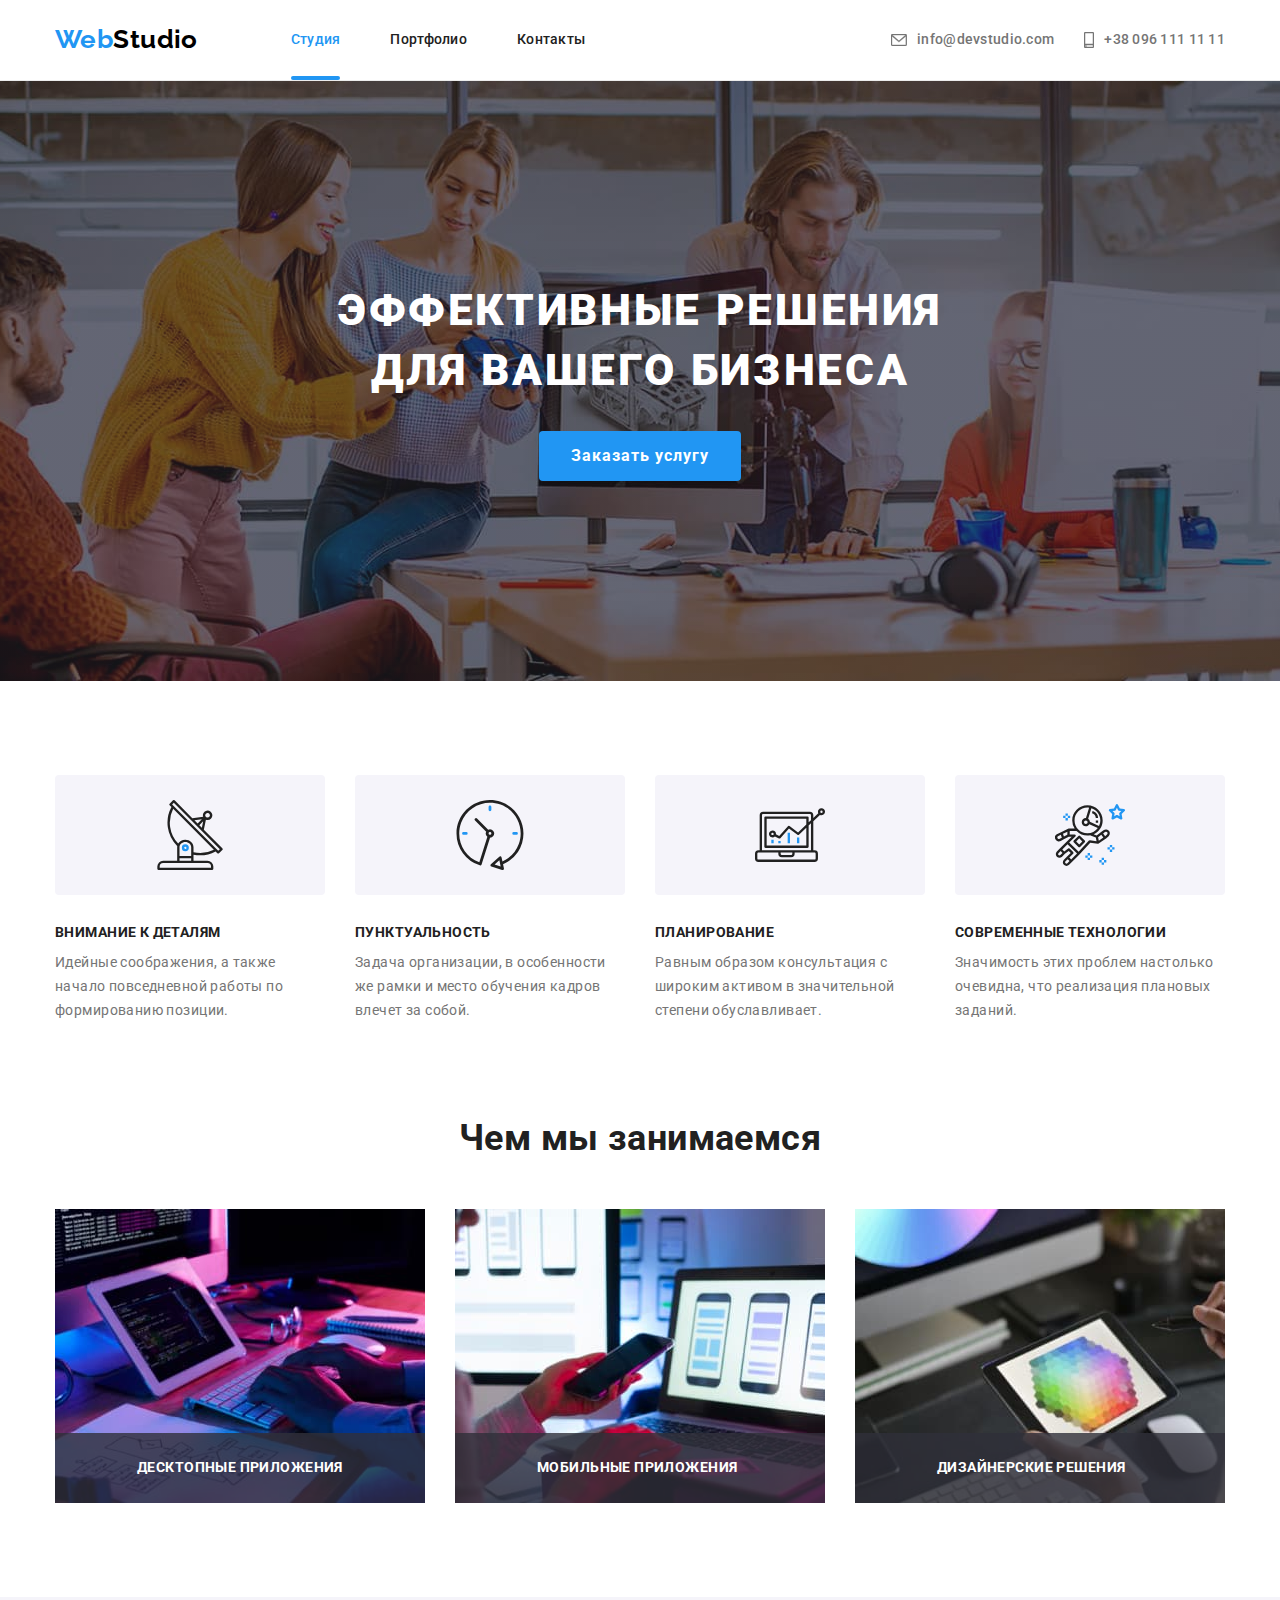
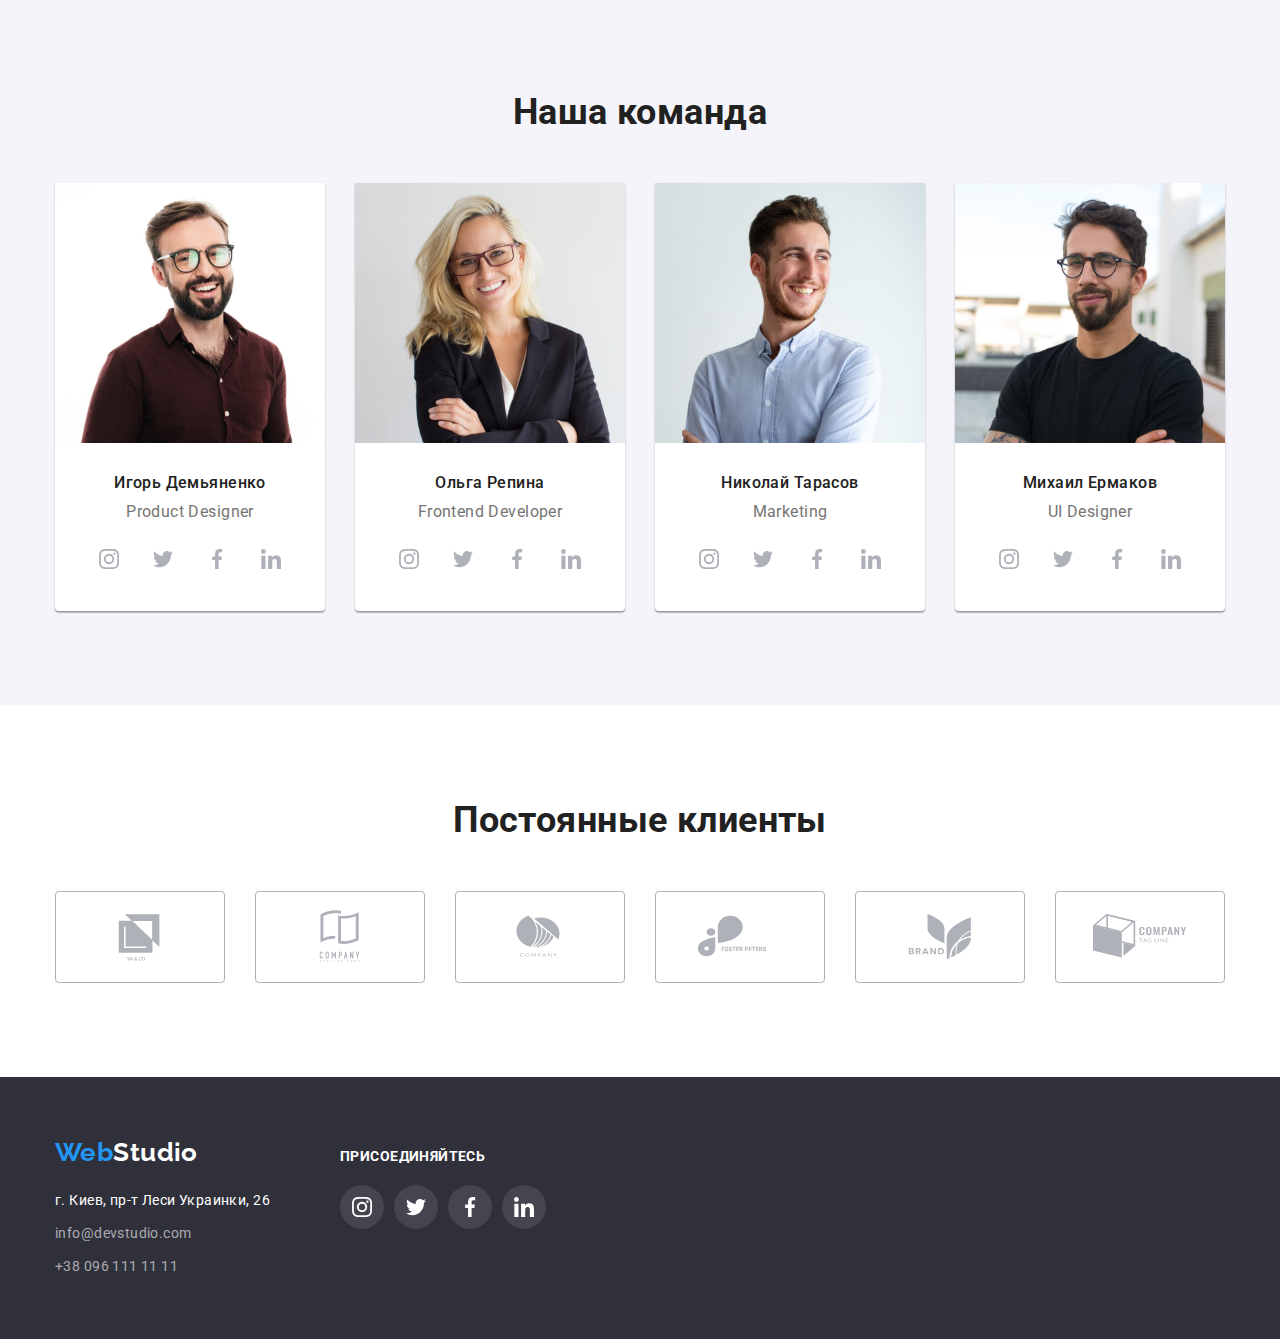
<file: index.html>
<!DOCTYPE html>
<html lang="ru">
  <head>
    <meta charset="UTF-8" />
    <meta http-equiv="X-UA-Compatible" content="IE=edge" />
    <meta name="viewport" content="width=device-width, initial-scale=1.0" />
    <title>Web-Studio</title>
    <link rel="preconnect" href="https://fonts.gstatic.com" />
    <link
      href="https://fonts.googleapis.com/css2?family=Raleway:wght@700&family=Roboto:wght@400;500;700;900&display=swap"
      rel="stylesheet"
    />
    <link
      rel="stylesheet"
      href="https://cdnjs.cloudflare.com/ajax/libs/modern-normalize/1.0.0/modern-normalize.css"
    />
    <link rel="stylesheet" href="./css/styles.css" />
  </head>

  <body>
    <header class="header-backgroud page-header">
      <div class="container">
        <nav class="nav">
          <a class="link-logo logo-accent logo" href="web-studio">
            <span class="accent-color">Web</span>Studio
          </a>
          <ul class="menu list">
            <li class="menu-item">
              <a class="link navigation-link link-current" href="./index.html"
                >Студия</a
              >
            </li>
            <li class="menu-item">
              <a class="link navigation-link" href="./portfolio.html"
                >Портфолио</a
              >
            </li>
            <li class="menu-item">
              <a class="link navigation-link" href="contacts">Контакты</a>
            </li>
          </ul>
        </nav>
        <ul class="list contacts-header">
          <li class="address-item">
            <a class="link list-contact" href="mailto:info@devstudio.com">
              <svg class="address-icon" width="16" height="12">
                <use href="./images/icons/symbol-defs.svg#icon-envelope"></use>
              </svg>
              info@devstudio.com
            </a>
          </li>
          <li class="address-item">
            <a class="link list-contact telephone" href="tel:+380961111111">
              <svg class="address-icon" width="10" height="16">
                <use
                  href="./images/icons/symbol-defs.svg#icon-smartphone"
                ></use>
              </svg>
              +38 096 111 11 11</a
            >
          </li>
        </ul>
      </div>
    </header>

    <main>
      <section class="dark-background section-hero">
        <div class="container">
          <h1 class="page-title">Эффективные решения для вашего бизнеса</h1>
          <div class="center-button">
            <button class="btn" type="button" data-modal-open>
              Заказать услугу
            </button>
          </div>
        </div>
      </section>

      <section class="header-backgroud section advantage-section">
        <div class="container">
          <h2 class="visually-hidden">Особенности</h2>

          <ul class="list card-set">
            <li class="item team-section-item">
              <div class="feature">
                <svg class="feature-icon" width="70" height="70">
                  <use href="./images/icons/symbol-defs.svg#icon-antenna"></use>
                </svg>
              </div>

              <h3 class="advantage-title">Внимание к деталям</h3>
              <p class="advantage-item-position">
                Идейные соображения, а также начало повседневной работы по
                формированию позиции.
              </p>
            </li>
            <li class="item team-section-item">
              <div class="feature">
                <svg class="feature-icon" width="70" height="70">
                  <use href="./images/icons/symbol-defs.svg#icon-clock"></use>
                </svg>
              </div>
              <h3 class="advantage-title">Пунктуальность</h3>
              <p class="advantage-item-position">
                Задача организации, в особенности же рамки и место обучения
                кадров влечет за собой.
              </p>
            </li>
            <li class="item team-section-item">
              <div class="feature">
                <svg class="feature-icon" width="70" height="70">
                  <use href="./images/icons/symbol-defs.svg#icon-diagram"></use>
                </svg>
              </div>
              <h3 class="advantage-title">Планирование</h3>
              <p class="advantage-item-position">
                Равным образом консультация с широким активом в значительной
                степени обуславливает.
              </p>
            </li>
            <li class="item team-section-item">
              <div class="feature">
                <svg class="feature-icon" width="70" height="70">
                  <use
                    href="./images/icons/symbol-defs.svg#icon-astronaut"
                  ></use>
                </svg>
              </div>
              <h3 class="advantage-title">Современные технологии</h3>
              <p class="advantage-item-position">
                Значимость этих проблем настолько очевидна, что реализация
                плановых заданий.
              </p>
            </li>
          </ul>
        </div>
      </section>

      <section class="header-backgroud our-works">
        <div class="container">
          <h2 class="section-title">Чем мы занимаемся</h2>
          <ul class="list card-set">
            <li class="item work-item">
              <div class="work-thumb">
                <img
                  src="./images/img.jpg"
                  alt="Наполнение веб-страницы контентом"
                  width="370"
                />
                <div class="work-set-item">
                  <p class="work-item-set">Десктопные приложения</p>
                </div>
              </div>
            </li>
            <li class="item work-item">
              <div class="work-thumb">
                <img
                  src="./images/box2.jpg"
                  alt="Оформления стилей"
                  width="370"
                />
                <div class="work-set-item">
                  <p class="work-item-set">Мобильные приложения</p>
                </div>
              </div>
            </li>
            <li class="item work-item">
              <div class="work-thumb">
                <img src="./images/box3.jpg" alt="Дизайн" width="370" />

                <div class="work-set-item">
                  <p class="work-item-set">Дизайнерские решения</p>
                </div>
              </div>
            </li>
          </ul>
        </div>
      </section>

      <section class="second-background section team-section">
        <div class="container">
          <h2 class="section-title">Наша команда</h2>
          <ul class="list card-set">
            <li class="item team-section-item team-wrapper">
              <img
                src="./images/img1.jpg"
                alt="Дизайнер продукта"
                width="270"
              />
              <div class="name-position-item">
                <h3 class="team-item-name">Игорь Демьяненко</h3>
                <p class="team-item-position" lang="en">Product Designer</p>
              </div>
              <ul class="list social-icons">
                <li class="social-icons-item">
                  <a
                    href=""
                    class="social-icons-link"
                    target="_blank"
                    rel="noopener noreferrer"
                  >
                    <svg class="social-icons-svg" width="20" height="20">
                      <use
                        href="./images/icons/symbol-defs.svg#icon-instagram"
                      ></use>
                    </svg>
                  </a>
                </li>
                <li class="social-icons-item">
                  <a
                    href=""
                    class="social-icons-link"
                    target="_blank"
                    rel="noopener noreferrer"
                  >
                    <svg class="social-icons-svg" width="20" height="20">
                      <use
                        href="./images/icons/symbol-defs.svg#icon-twitter"
                      ></use>
                    </svg>
                  </a>
                </li>
                <li class="social-icons-item">
                  <a
                    href=""
                    class="social-icons-link"
                    target="_blank"
                    rel="noopener noreferrer"
                  >
                    <svg class="social-icons-svg" width="20" height="20">
                      <use
                        href="./images/icons/symbol-defs.svg#icon-facebook"
                      ></use>
                    </svg>
                  </a>
                </li>
                <li class="social-icons-item">
                  <a
                    href=""
                    class="social-icons-link"
                    target="_blank"
                    rel="noopener noreferrer"
                  >
                    <svg class="social-icons-svg" width="20" height="20">
                      <use
                        href="./images/icons/symbol-defs.svg#icon-linkedin"
                      ></use>
                    </svg>
                  </a>
                </li>
              </ul>
            </li>
            <li class="item team-section-item team-wrapper">
              <img
                src="./images/img2.jpg"
                alt="Внешний разработчик"
                width="270"
              />
              <div class="name-position-item">
                <h3 class="team-item-name">Ольга Репина</h3>
                <p class="team-item-position" lang="en">Frontend Developer</p>
              </div>
              <ul class="list social-icons">
                <li class="social-icons-item">
                  <a
                    href=""
                    class="social-icons-link"
                    target="_blank"
                    rel="noopener noreferrer"
                  >
                    <svg class="social-icons-svg" width="20" height="20">
                      <use
                        href="./images/icons/symbol-defs.svg#icon-instagram"
                      ></use>
                    </svg>
                  </a>
                </li>
                <li class="social-icons-item">
                  <a
                    href=""
                    class="social-icons-link"
                    target="_blank"
                    rel="noopener noreferrer"
                  >
                    <svg class="social-icons-svg" width="20" height="20">
                      <use
                        href="./images/icons/symbol-defs.svg#icon-twitter"
                      ></use>
                    </svg>
                  </a>
                </li>
                <li class="social-icons-item">
                  <a
                    href=""
                    class="social-icons-link"
                    target="_blank"
                    rel="noopener noreferrer"
                  >
                    <svg class="social-icons-svg" width="20" height="20">
                      <use
                        href="./images/icons/symbol-defs.svg#icon-facebook"
                      ></use>
                    </svg>
                  </a>
                </li>
                <li class="social-icons-item">
                  <a
                    href=""
                    class="social-icons-link"
                    target="_blank"
                    rel="noopener noreferrer"
                  >
                    <svg class="social-icons-svg" width="20" height="20">
                      <use
                        href="./images/icons/symbol-defs.svg#icon-linkedin"
                      ></use>
                    </svg>
                  </a>
                </li>
              </ul>
            </li>
            <li class="item team-section-item team-wrapper">
              <img src="./images/img3.jpg" alt="Маркетолог" width="270" />
              <div class="name-position-item">
                <h3 class="team-item-name">Николай Тарасов</h3>
                <p class="team-item-position" lang="en">Marketing</p>
              </div>
              <ul class="list social-icons">
                <li class="social-icons-item">
                  <a
                    href=""
                    class="social-icons-link"
                    target="_blank"
                    rel="noopener noreferrer"
                  >
                    <svg class="social-icons-svg" width="20" height="20">
                      <use
                        href="./images/icons/symbol-defs.svg#icon-instagram"
                      ></use>
                    </svg>
                  </a>
                </li>
                <li class="social-icons-item">
                  <a
                    href=""
                    class="social-icons-link"
                    target="_blank"
                    rel="noopener noreferrer"
                  >
                    <svg class="social-icons-svg" width="20" height="20">
                      <use
                        href="./images/icons/symbol-defs.svg#icon-twitter"
                      ></use>
                    </svg>
                  </a>
                </li>
                <li class="social-icons-item">
                  <a
                    href=""
                    class="social-icons-link"
                    target="_blank"
                    rel="noopener noreferrer"
                  >
                    <svg class="social-icons-svg" width="20" height="20">
                      <use
                        href="./images/icons/symbol-defs.svg#icon-facebook"
                      ></use>
                    </svg>
                  </a>
                </li>
                <li class="social-icons-item">
                  <a
                    href=""
                    class="social-icons-link"
                    target="_blank"
                    rel="noopener noreferrer"
                  >
                    <svg class="social-icons-svg" width="20" height="20">
                      <use
                        href="./images/icons/symbol-defs.svg#icon-linkedin"
                      ></use>
                    </svg>
                  </a>
                </li>
              </ul>
            </li>
            <li class="item team-section-item team-wrapper">
              <img src="./images/img4.jpg" alt="Дизайнер" width="270" />
              <div class="name-position-item">
                <h3 class="team-item-name">Михаил Ермаков</h3>
                <p class="team-item-position" lang="en">UI Designer</p>
              </div>
              <ul class="list social-icons">
                <li class="social-icons-item">
                  <a
                    href=""
                    class="social-icons-link"
                    target="_blank"
                    rel="noopener noreferrer"
                  >
                    <svg class="social-icons-svg" width="20" height="20">
                      <use
                        href="./images/icons/symbol-defs.svg#icon-instagram"
                      ></use>
                    </svg>
                  </a>
                </li>
                <li class="social-icons-item">
                  <a
                    href=""
                    class="social-icons-link"
                    target="_blank"
                    rel="noopener noreferrer"
                  >
                    <svg class="social-icons-svg" width="20" height="20">
                      <use
                        href="./images/icons/symbol-defs.svg#icon-twitter"
                      ></use>
                    </svg>
                  </a>
                </li>
                <li class="social-icons-item">
                  <a
                    href=""
                    class="social-icons-link"
                    target="_blank"
                    rel="noopener noreferrer"
                  >
                    <svg class="social-icons-svg" width="20" height="20">
                      <use
                        href="./images/icons/symbol-defs.svg#icon-facebook"
                      ></use>
                    </svg>
                  </a>
                </li>
                <li class="social-icons-item">
                  <a
                    href=""
                    class="social-icons-link"
                    target="_blank"
                    rel="noopener noreferrer"
                  >
                    <svg class="social-icons-svg" width="20" height="20">
                      <use
                        href="./images/icons/symbol-defs.svg#icon-linkedin"
                      ></use>
                    </svg>
                  </a>
                </li>
              </ul>
            </li>
          </ul>
        </div>
      </section>

      <section class="header-backgroud section">
        <div class="container">
          <h2 class="section-title">Постоянные клиенты</h2>
          <ul class="list clients-icons">
            <li class="clients-icons-item">
              <a
                href=""
                class="clients-icons-link"
                target="_blank"
                rel="noopener noreferrer"
              >
                <svg class="clients-icons-svg" width="106" height="60">
                  <use href="./images/icons/symbol-defs.svg#icon-logo"></use>
                </svg>
              </a>
            </li>
            <li class="clients-icons-item">
              <a
                href=""
                class="clients-icons-link"
                target="_blank"
                rel="noopener noreferrer"
              >
                <svg class="clients-icons-svg" width="106" height="60">
                  <use href="./images/icons/symbol-defs.svg#icon-logo1"></use>
                </svg>
              </a>
            </li>
            <li class="clients-icons-item">
              <a
                href=""
                class="clients-icons-link"
                target="_blank"
                rel="noopener noreferrer"
              >
                <svg class="clients-icons-svg" width="106" height="60">
                  <use href="./images/icons/symbol-defs.svg#icon-logo2"></use>
                </svg>
              </a>
            </li>
            <li class="clients-icons-item">
              <a
                href=""
                class="clients-icons-link"
                target="_blank"
                rel="noopener noreferrer"
              >
                <svg class="clients-icons-svg" width="106" height="60">
                  <use href="./images/icons/symbol-defs.svg#icon-logo3"></use>
                </svg>
              </a>
            </li>
            <li class="clients-icons-item">
              <a
                href=""
                class="clients-icons-link"
                target="_blank"
                rel="noopener noreferrer"
              >
                <svg class="clients-icons-svg" width="106" height="60">
                  <use href="./images/icons/symbol-defs.svg#icon-logo4"></use>
                </svg>
              </a>
            </li>
            <li class="clients-icons-item">
              <a
                href=""
                class="clients-icons-link"
                target="_blank"
                rel="noopener noreferrer"
              >
                <svg class="clients-icons-svg" width="106" height="60">
                  <use href="./images/icons/symbol-defs.svg#icon-logo5"></use>
                </svg>
              </a>
            </li>
          </ul>
        </div>
      </section>
    </main>

    <footer class="dark-background footer-section">
      <div class="container container-list">
        <div class="footer-item">
          <a class="link logo-accent second-logo-accent" href="web-studio">
            <span class="accent-color">Web</span>Studio
          </a>

          <address class="address">
            <ul class="list">
              <li class="subitem">
                <a
                  class="link dark-bg-text"
                  href="https://goo.gl/maps/19a7avuNTJ5x7kLF8"
                  target="_blank"
                  rel="noopener noreferrer"
                >
                  г. Киев, пр-т Леси Украинки, 26
                </a>
              </li>
              <li class="subitem">
                <a
                  class="link dark-bg-text accent-text-color"
                  href="mailto:info@devstudio.com"
                  >info@devstudio.com</a
                >
              </li>
              <li>
                <a
                  class="link dark-bg-text accent-text-color"
                  href="tel:+380961111111"
                  >+38 096 111 11 11</a
                >
              </li>
            </ul>
          </address>
        </div>
        <div class="footer-list">
          <h3 class="footer-title">Присоединяйтесь</h3>
          <ul class="list footer-social-list">
            <li class="footer-social-item">
              <a
                href=""
                class="footer-social-link"
                target="_blank"
                rel="noopener noreferrer"
              >
                <svg class="footer-social-svg" width="20" height="20">
                  <use
                    href="./images/icons/symbol-defs.svg#icon-instagram"
                  ></use>
                </svg>
              </a>
            </li>
            <li class="footer-social-item">
              <a
                href=""
                class="footer-social-link"
                target="_blank"
                rel="noopener noreferrer"
              >
                <svg class="footer-social-svg" width="20" height="20">
                  <use href="./images/icons/symbol-defs.svg#icon-twitter"></use>
                </svg>
              </a>
            </li>
            <li class="footer-social-item">
              <a
                href=""
                class="footer-social-link"
                target="_blank"
                rel="noopener noreferrer"
              >
                <svg class="footer-social-svg" width="20" height="20">
                  <use
                    href="./images/icons/symbol-defs.svg#icon-facebook"
                  ></use>
                </svg>
              </a>
            </li>
            <li class="footer-social-item">
              <a
                href=""
                class="footer-social-link"
                target="_blank"
                rel="noopener noreferrer"
              >
                <svg class="footer-social-svg" width="20" height="20">
                  <use
                    href="./images/icons/symbol-defs.svg#icon-linkedin"
                  ></use>
                </svg>
              </a>
            </li>
          </ul>
        </div>
      </div>
    </footer>

    <div class="backdrop is-hidden" data-modal>
      <div class="modal">
        <button class="modal-close" data-modal-close>
          <svg class="icon-modal-close">
            <use href="./images/icons/symbol-defs.svg#icon-vector"></use>
          </svg>
        </button>
      </div>
    </div>
    <script src="./js/modal.js"></script>
  </body>
</html>
</file>
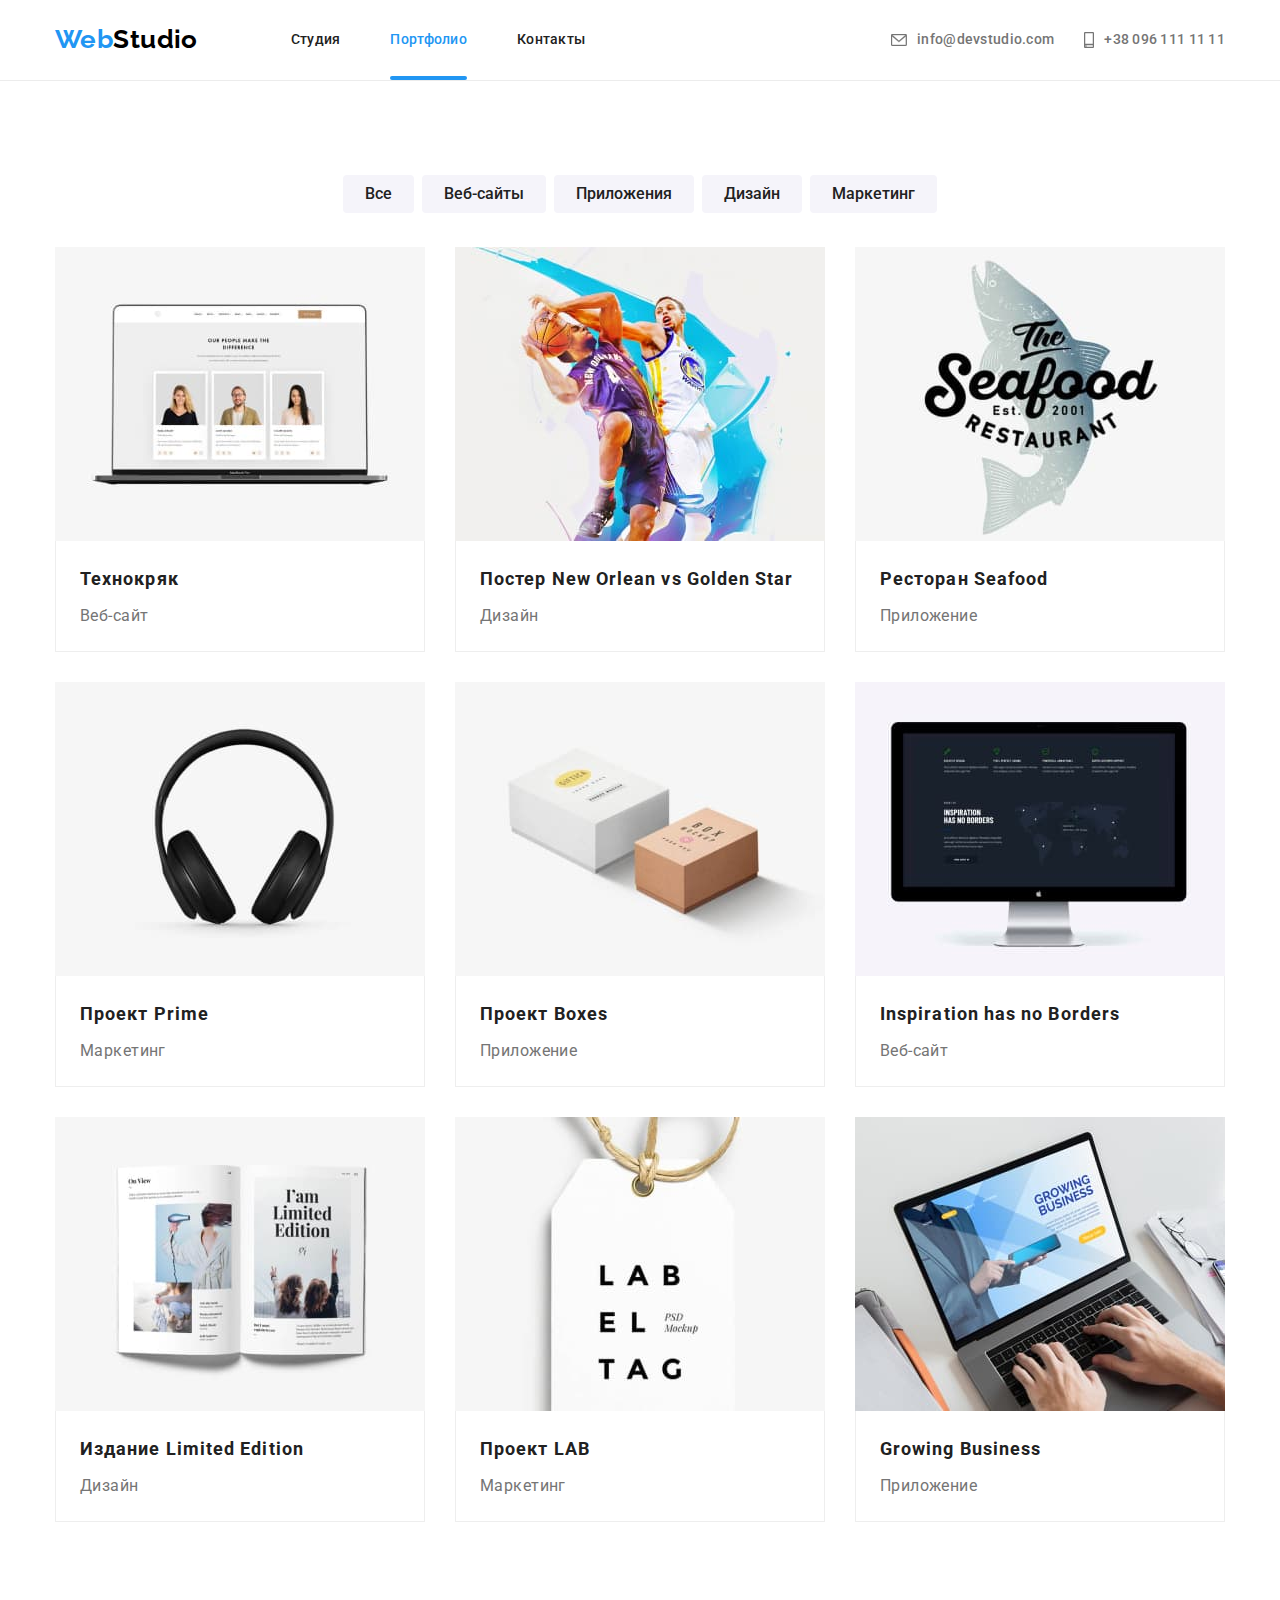
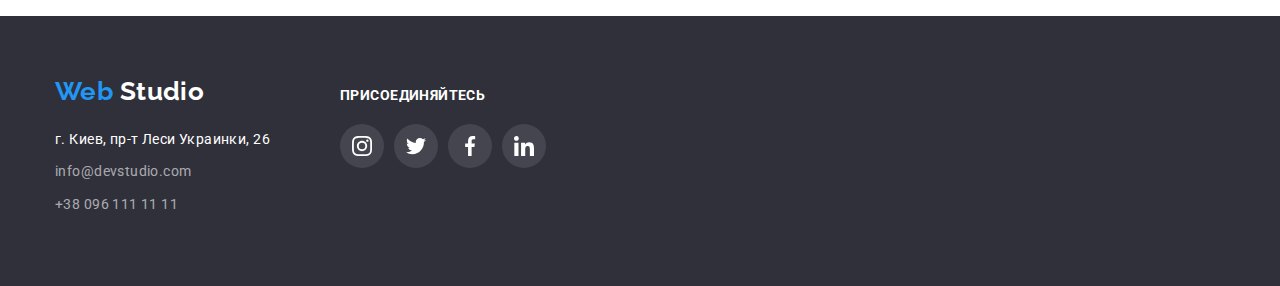
<file: portfolio.html>
<!DOCTYPE html>
<html lang="ru">
  <head>
    <meta charset="UTF-8" />
    <meta http-equiv="X-UA-Compatible" content="IE=edge" />
    <meta name="viewport" content="width=device-width, initial-scale=1.0" />
    <title>Portfolio</title>
    <link rel="preconnect" href="https://fonts.gstatic.com" />
    <link
      rel="stylesheet"
      href="https://fonts.googleapis.com/css2?family=Raleway:wght@700&family=Roboto:wght@400;500;700;900&display=swap"
    />
    <link
      rel="stylesheet"
      href="https://cdnjs.cloudflare.com/ajax/libs/modern-normalize/1.0.0/modern-normalize.css"
    />
    <link rel="stylesheet" href="./css/styles.css" />
  </head>

  <body>
    <header class="header-backgroud page-header">
      <div class="container">
        <nav class="nav">
          <a class="logo-accent link logo" href="web-studio">
            <span class="accent-color">Web</span>Studio
          </a>
          <ul class="menu list">
            <li class="menu-item">
              <a class="link navigation-link" href="./index.html">Студия</a>
            </li>
            <li class="menu-item">
              <a
                class="link navigation-link link-current"
                href="./portfolio.html"
                >Портфолио</a
              >
            </li>
            <li class="menu-item">
              <a class="link navigation-link" href="contacts">Контакты</a>
            </li>
          </ul>
        </nav>
        <ul class="list contacts-header">
          <li class="address-item">
            <a class="link list-contact" href="mailto:info@devstudio.com">
              <svg class="address-icon" width="16" height="12">
                <use href="./images/icons/symbol-defs.svg#icon-envelope"></use>
              </svg>
              info@devstudio.com</a
            >
          </li>
          <li class="address-item">
            <a class="link list-contact telephone" href="tel:+380961111111">
              <svg class="address-icon" width="10" height="16">
                <use
                  href="./images/icons/symbol-defs.svg#icon-smartphone"
                ></use>
              </svg>
              +38 096 111 11 11</a
            >
          </li>
        </ul>
      </div>
    </header>

    <main class="header-backgroud">
      <section class="section">
        <div class="container">
          <h1 class="visually-hidden">Портфолио</h1>
          <ul class="list portfolio-list">
            <li class="portfolio-item">
              <button class="button-portfolio" type="button">Все</button>
            </li>
            <li class="portfolio-item">
              <button class="button-portfolio" type="button">Веб-сайты</button>
            </li>
            <li class="portfolio-item">
              <button class="button-portfolio" type="button">Приложения</button>
            </li>
            <li class="portfolio-item">
              <button class="button-portfolio" type="button">Дизайн</button>
            </li>
            <li class="portfolio-item">
              <button class="button-portfolio" type="button">Маркетинг</button>
            </li>
          </ul>

          <h2 class="visually-hidden">Наши работы</h2>
          <ul class="list works-set works-list">
            <li class="item-set work-item">
              <a href="" class="link works-item-link">
                <div class="card-img">
                  <img src="./images/img21.jpg" alt="Веб-сайт" width="370" />

                  <div class="card-description">
                    <p class="card-description-text">
                      Технокряк это современная площадка распространения
                      коронавируса. Компании используют эту платформу для
                      цифрового шпионажа и атак на защищённые сервера
                      конкурентов.
                    </p>
                  </div>
                </div>

                <div class="work-section-item">
                  <h3 class="portfolio-title">Технокряк</h3>
                  <p class="portfolio-title-text">Веб-сайт</p>
                </div>
              </a>
            </li>

            <li class="item-set work-item">
              <a href="" class="list link works-item-link">
                <div class="card-img">
                  <img
                    src="./images/img22.jpg"
                    alt="Дизайн постера"
                    width="370"
                  />
                  <div class="card-description">
                    <p class="card-description-text">
                      Технокряк это современная площадка распространения
                      коронавируса. Компании используют эту платформу для
                      цифрового шпионажа и атак на защищённые сервера
                      конкурентов.
                    </p>
                  </div>
                </div>

                <div class="work-section-item">
                  <h3 class="portfolio-title" lang="en">
                    Постер New Orlean vs Golden Star
                  </h3>
                  <p class="portfolio-title-text">Дизайн</p>
                </div>
              </a>
            </li>
            <li class="item-set work-item">
              <a href="" class="link works-item-link">
                <div class="card-img">
                  <img
                    src="./images/img23.jpg"
                    alt="Приложение ресторана"
                    width="370"
                  />
                  <div class="card-description">
                    <p class="card-description-text">
                      Технокряк это современная площадка распространения
                      коронавируса. Компании используют эту платформу для
                      цифрового шпионажа и атак на защищённые сервера
                      конкурентов.
                    </p>
                  </div>
                </div>

                <div class="work-section-item">
                  <h3 class="portfolio-title" lang="en">Ресторан Seafood</h3>
                  <p class="portfolio-title-text">Приложение</p>
                </div>
              </a>
            </li>
            <li class="item-set work-item">
              <a href="" class="link works-item-link">
                <div class="card-img">
                  <img
                    src="./images/img24.jpg"
                    alt="Маркетинг проекта наушники"
                    width="370"
                  />
                  <div class="card-description">
                    <p class="card-description-text">
                      Технокряк это современная площадка распространения
                      коронавируса. Компании используют эту платформу для
                      цифрового шпионажа и атак на защищённые сервера
                      конкурентов.
                    </p>
                  </div>
                </div>

                <div class="work-section-item">
                  <h3 class="portfolio-title" lang="en">Проект Prime</h3>
                  <p class="portfolio-title-text">Маркетинг</p>
                </div>
              </a>
            </li>
            <li class="item-set work-item">
              <a href="" class="link works-item-link">
                <div class="card-img">
                  <img
                    src="./images/img25jpg.jpg"
                    alt="Приложение проекта коробки"
                    width="370"
                  />
                  <div class="card-description">
                    <p class="card-description-text">
                      Технокряк это современная площадка распространения
                      коронавируса. Компании используют эту платформу для
                      цифрового шпионажа и атак на защищённые сервера
                      конкурентов.
                    </p>
                  </div>
                </div>

                <div class="work-section-item">
                  <h3 class="portfolio-title" lang="en">Проект Boxes</h3>
                  <p class="portfolio-title-text">Приложение</p>
                </div>
              </a>
            </li>
            <li class="item-set work-item">
              <a href="" class="link works-item-link">
                <div class="card-img">
                  <img
                    src="./images/img26.jpg"
                    alt="Веб-сайт вдохновения "
                    width="370"
                  />
                  <div class="card-description">
                    <p class="card-description-text">
                      Технокряк это современная площадка распространения
                      коронавируса. Компании используют эту платформу для
                      цифрового шпионажа и атак на защищённые сервера
                      конкурентов.
                    </p>
                  </div>
                </div>

                <div class="work-section-item">
                  <h3 class="portfolio-title" lang="en">
                    Inspiration has no Borders
                  </h3>
                  <p class="portfolio-title-text">Веб-сайт</p>
                </div>
              </a>
            </li>
            <li class="item-set work-item">
              <a href="" class="link works-item-link">
                <div class="card-img">
                  <img
                    src="./images/img27.jpg"
                    alt="Дизайн издания"
                    width="370"
                  />
                  <div class="card-description">
                    <p class="card-description-text">
                      Технокряк это современная площадка распространения
                      коронавируса. Компании используют эту платформу для
                      цифрового шпионажа и атак на защищённые сервера
                      конкурентов.
                    </p>
                  </div>
                </div>

                <div class="work-section-item">
                  <h3 class="portfolio-title" lang="en">
                    Издание Limited Edition
                  </h3>
                  <p class="portfolio-title-text">Дизайн</p>
                </div>
              </a>
            </li>
            <li class="item-set work-item">
              <a href="" class="link works-item-link">
                <div class="card-img">
                  <img
                    src="./images/img28.jpg"
                    alt="Маркетинг проекта лаб"
                    width="370"
                  />
                  <div class="card-description">
                    <p class="card-description-text">
                      Технокряк это современная площадка распространения
                      коронавируса. Компании используют эту платформу для
                      цифрового шпионажа и атак на защищённые сервера
                      конкурентов.
                    </p>
                  </div>
                </div>

                <div class="work-section-item">
                  <h3 class="portfolio-title" lang="en">Проект LAB</h3>
                  <p class="portfolio-title-text">Маркетинг</p>
                </div>
              </a>
            </li>
            <li class="item-set work-item">
              <a href="" class="link works-item-link">
                <div class="card-img">
                  <img
                    src="./images/img29.jpg"
                    alt="Приложение растущего бизнеса"
                    width="370"
                  />
                  <div class="card-description">
                    <p class="card-description-text">
                      Технокряк это современная площадка распространения
                      коронавируса. Компании используют эту платформу для
                      цифрового шпионажа и атак на защищённые сервера
                      конкурентов.
                    </p>
                  </div>
                </div>

                <div class="work-section-item">
                  <h3 class="portfolio-title" lang="en">Growing Business</h3>
                  <p class="portfolio-title-text">Приложение</p>
                </div>
              </a>
            </li>
          </ul>
        </div>
      </section>
    </main>

    <footer class="dark-background footer-section">
      <div class="container container-list">
        <div class="footer-item">
          <a class="link logo-accent second-logo-accent" href="web-studio">
            <span class="accent-color">Web</span> Studio
          </a>
          <address class="address">
            <ul class="list">
              <li class="subitem">
                <a
                  class="link dark-bg-text"
                  href="https://goo.gl/maps/19a7avuNTJ5x7kLF8"
                  target="_blank"
                  rel="noopener noreferrer"
                >
                  г. Киев, пр-т Леси Украинки, 26
                </a>
              </li>
              <li class="subitem">
                <a
                  class="link dark-bg-text accent-text-color"
                  href="mailto:info@devstudio.com"
                  >info@devstudio.com</a
                >
              </li>
              <li class="subitem">
                <a
                  class="link dark-bg-text accent-text-color"
                  href="tel:+380961111111"
                  >+38 096 111 11 11</a
                >
              </li>
            </ul>
          </address>
        </div>
        <div class="footer-list">
          <h3 class="footer-title">Присоединяйтесь</h3>
          <ul class="list footer-social-list">
            <li class="footer-social-item">
              <a
                href=""
                class="footer-social-link"
                target="_blank"
                rel="noopener noreferrer"
              >
                <svg class="footer-social-svg" width="20" height="20">
                  <use
                    href="./images/icons/symbol-defs.svg#icon-instagram"
                  ></use>
                </svg>
              </a>
            </li>
            <li class="footer-social-item">
              <a
                href=""
                class="footer-social-link"
                target="_blank"
                rel="noopener noreferrer"
              >
                <svg class="footer-social-svg" width="20" height="20">
                  <use href="./images/icons/symbol-defs.svg#icon-twitter"></use>
                </svg>
              </a>
            </li>
            <li class="footer-social-item">
              <a
                href=""
                class="footer-social-link"
                target="_blank"
                rel="noopener noreferrer"
              >
                <svg class="footer-social-svg" width="20" height="20">
                  <use
                    href="./images/icons/symbol-defs.svg#icon-facebook"
                  ></use>
                </svg>
              </a>
            </li>
            <li class="footer-social-item">
              <a
                href=""
                class="footer-social-link"
                target="_blank"
                rel="noopener noreferrer"
              >
                <svg class="footer-social-svg" width="20" height="20">
                  <use
                    href="./images/icons/symbol-defs.svg#icon-linkedin"
                  ></use>
                </svg>
              </a>
            </li>
          </ul>
        </div>
      </div>
    </footer>
  </body>
</html>
</file>
<file: css/styles.css>
/* Общий CSS */
:root {
  --main-text-color: #757575;
  --title-color: #212121;
  --accent-color: #2196f3;
  --dark-bg-text: #ffffff;
  --accent-logo-color: #000000;

  --dark-background: #2f303a;
  --main-backgroud: #e5e5e5;
  --header-backgroud: #ffffff;
  --second-background: #f5f4fa;

  --main-font: "Roboto", sans-serif;
  --logo-font: "Raleway", sans-serif;
}

html {
  box-sizing: border-box;
}

*,
*::before,
*::after {
  box-sizing: inherit;
}

body {
  font-family: var(--main-font);
  font-size: 14px;
  line-height: 1.71;
  letter-spacing: 0.03em;
  color: var(--main-text-color);
}

h1,
h2,
h3,
p {
  margin-top: 0;
}

.container {
  width: 1200px;
  padding-left: 15px;
  padding-right: 15px;
  margin-left: auto;
  margin-right: auto;
}

.section {
  padding-top: 94px;
  padding-bottom: 94px;
}

img {
  display: block;
  max-width: 100%;
  height: auto;
}

.our-works {
  margin-left: auto;
  margin-right: auto;
  padding-bottom: 94px;
}

.header-backgroud {
  margin-left: auto;
  margin-right: auto;
  background-color: var(--header-backgroud);
}

.link {
  text-decoration: none;

  transition: color 250ms cubic-bezier(0.4, 0, 0.2, 1),
    background-color 250ms cubic-bezier(0.4, 0, 0.2, 1),
    box-shadow 250ms cubic-bezier(0.4, 0, 0.2, 1);
}
.link-logo {
  text-decoration: none;
}
.navigation-link {
  padding-top: 32px;
  padding-bottom: 32px;
  font-weight: 500;
  line-height: 1.14;
  letter-spacing: 0.02em;
  color: var(--title-color);
}
.link-current {
  position: relative;
  color: var(--accent-color);
}

.link-current::after {
  content: "";
  position: absolute;
  bottom: -1px;
  display: block;
  width: 100%;
  height: 4px;
  border-radius: 2px;
  background-color: rgba(33, 150, 243, 1);
}
.logo-accent {
  font-family: var(--logo-font);
  font-weight: bold;
  font-size: 26px;
  line-height: 1.19;
  color: var(--accent-logo-color);
}
.second-logo-accent {
  color: var(--dark-bg-text);
}
.accent-color {
  color: var(--accent-color);
}

.link:hover,
.link:focus {
  color: var(--accent-color);
}

.list {
  margin: 0;
  padding-left: 0;
  list-style: none;
}
.subitem {
  margin-bottom: 9px;
}

.list-contact {
  display: flex;
  align-items: center;
  padding-top: 32px;
  padding-bottom: 32px;
  font-weight: 500;
  line-height: 1.14;
  letter-spacing: 0.02em;
  color: var(--main-text-color);
}
.address {
  margin-top: 20px;
  font-style: inherit;
  color: var(--dark-bg-text);
}
.menu {
  display: inline-flex;
}

.menu-item:not(:last-child) {
  margin-right: 50px;
}

.logo {
  margin-right: 93px;
}
.contacts-header {
  display: flex;
}

.page-header {
  margin-left: auto;
  margin-right: auto;
  border-bottom-width: 1px;
  border-bottom-style: solid;
  border-bottom-color: #ececec;
}

.page-header .container {
  display: flex;
  align-items: center;
}

.advantage-section {
  margin-left: auto;
  margin-right: auto;
}

.nav {
  display: flex;
  align-items: center;
  margin-top: 24px;
  margin-bottom: 25px;
  margin-right: auto;
}

.telephone {
  margin-left: 30px;
}

.team-section {
  margin-left: auto;
  margin-right: auto;
}

.page-title {
  width: 696px;
  margin-bottom: 30px;
  margin-left: auto;
  margin-right: auto;
  font-weight: 900;
  font-size: 44px;
  line-height: 1.36;
  text-align: center;
  letter-spacing: 0.06em;
  text-transform: uppercase;
  color: var(--dark-bg-text);
}
.visually-hidden {
  position: absolute !important;
  clip: rect(1px 1px 1px 1px);
  clip: rect(1px, 1px, 1px, 1px);
  padding: 0 !important;
  border: 0 !important;
  height: 1px !important;
  width: 1px !important;
  overflow: hidden;
}

.section-hero {
  max-width: 1600px;
  height: 600px;
  margin-left: auto;
  margin-right: auto;
  padding-top: 200px;
  padding-bottom: 200px;
  background-image: linear-gradient(
      rgba(47, 48, 58, 0.4),
      rgba(47, 48, 58, 0.4)
    ),
    url(../images/Img-back.jpg);
  background-repeat: no-repeat;
  background-position: center;
  background-size: cover;
}

.dark-background {
  background-color: var(--dark-background);
}

.dark-bg-text {
  margin-top: 9px;
  color: var(--dark-bg-text);
}
.accent-text-color {
  color: rgba(255, 255, 255, 0.6);
}

.footer-section {
  margin-left: auto;
  margin-right: auto;
  padding-top: 60px;
  padding-bottom: 60px;
}

/* Stydio CSS */
.center-button {
  text-align: center;
}
.btn {
  padding: 10px 32px;
  border-radius: 4px;
  font-weight: bold;
  font-size: 16px;
  line-height: 1.87;
  align-items: center;
  text-align: center;
  letter-spacing: 0.06em;
  cursor: pointer;
  color: var(--dark-bg-text);
  background-color: var(--accent-color);
  border: #2196f3;
  box-shadow: 0px 4px 4px rgba(0, 0, 0, 0.15);

  transition: color 250ms cubic-bezier(0.4, 0, 0.2, 1),
    background-color 250ms cubic-bezier(0.4, 0, 0.2, 1),
    box-shadow 250ms cubic-bezier(0.4, 0, 0.2, 1);
}

.btn:hover,
.btn:focus {
  background-color: var(--accent-color);
}

.card-set {
  display: flex;
  align-items: center;
  text-align: center;
  flex-wrap: wrap;
  margin-left: -30px;
  margin-top: -30px;
}

.work-thumb {
  position: relative;
  display: flex;
  justify-content: center;
  align-items: center;
}

.work-set-item {
  position: absolute;
  width: 100%;
  height: 70px;
  background-color: rgba(47, 48, 58, 0.8);
  bottom: 0;
  display: flex;
}

.work-item-set {
  margin: 27px 82px 27px 82px;
  font-weight: 700;
  line-height: 1.14;
  text-align: center;
  text-transform: uppercase;
  color: rgba(255, 255, 255, 1);
}
.item {
  margin-left: 30px;
  margin-top: 30px;
}

.work-item {
  flex-basis: calc((100% - 3 * 30px) / 3);
}

.team-section-item {
  flex-basis: calc((100% - 4 * 30px) / 4);
}
.team-wrapper {
  text-align: center;
  background: var(--header-backgroud);
  box-shadow: 0px 1px 3px rgba(0, 0, 0, 0.12), 0px 1px 1px rgba(0, 0, 0, 0.14),
    0px 2px 1px rgba(0, 0, 0, 0.2);
  border-radius: 0px 0px 4px 4px;
}

.item-set {
  margin-left: 30px;
  margin-top: 30px;
}

.works-set {
  display: flex;
  flex-wrap: wrap;
  margin-left: -30px;
  margin-top: -30px;
}

.work-section-item {
  padding: 20px 24px;
  border-bottom-width: 1px;
  border-bottom-style: solid;
  border-bottom-color: #eeeeee;
  border-right-width: 1px;
  border-right-style: solid;
  border-right-color: #eeeeee;
  border-left-width: 1px;
  border-left-style: solid;
  border-left-color: #eeeeee;
}

.section-title {
  margin-bottom: 50px;
  font-weight: bold;
  font-size: 36px;
  line-height: 1.17;
  text-align: center;
  color: var(--title-color);
}

.feature {
  margin-bottom: 30px;
  text-align: center;
  width: 270px;
  height: 120px;
  background: #f5f4fa;
  border-radius: 4px;
}

.feature-icon {
  fill: currentColor;
  margin: 25px 100px 25px 100px;
  text-align: center;
  width: 70px;
  height: 70px;
}

.advantage-title {
  margin-bottom: 10px;
  text-align: left;
  font-weight: bold;
  font-size: 14px;
  line-height: 1.14;
  text-transform: uppercase;
  color: var(--title-color);
}

.advantage-item-position {
  text-align: left;
  margin-bottom: 0;
  line-height: 1.71;
}
.second-background {
  background-color: var(--second-background);
}

.team-item-name {
  margin-bottom: 10px;
  font-weight: 500;
  font-size: 16px;
  line-height: 1.19;
  text-align: center;
  color: var(--title-color);
}
.team-item-position {
  margin-bottom: 0;
  font-size: 16px;
  line-height: 1.19;
  text-align: center;
}

.name-position-item {
  padding: 30px 30px 16px 30px;
  text-align: center;
}

.address-icon {
  stroke: currentColor;
  margin-right: 10px;
}

.social-icons {
  display: inline-flex;
  padding-bottom: 30px;
}

.social-icons-item:not(:last-child) {
  margin-right: 10px;
}

.social-icons-svg {
  fill: #afb1b8;
  transition: fill 250ms cubic-bezier(0.4, 0, 0.2, 1);
}

.social-icons-link {
  display: flex;
  align-items: center;
  justify-content: center;
  width: 44px;
  height: 44px;
  border-radius: 50%;
  background-color: #ffffff;

  transition: background-color 250ms cubic-bezier(0.4, 0, 0.2, 1);
}

.social-icons-link:hover .social-icons-svg,
.social-icons-link:focus .social-icons-svg {
  fill: var(--dark-bg-text);
}

.social-icons-link:hover,
.social-icons-link:focus {
  background-color: var(--accent-color);
}

.container-list {
  display: flex;
  justify-content: flex-start;
  align-items: baseline;
}

.footer-item {
  margin-right: 70px;
}

.footer-social-list {
  display: inline-flex;
}

.footer-social-item:not(:last-child) {
  margin-right: 10px;
}

.footer-social-svg {
  fill: var(--dark-bg-text);
  transition: fill 250ms cubic-bezier(0.4, 0, 0.2, 1);
}

.footer-social-link {
  display: flex;
  align-items: center;
  justify-content: center;
  width: 44px;
  height: 44px;
  border-radius: 50%;
  background-color: rgba(255, 255, 255, 0.1);
  transition: background-color 250ms cubic-bezier(0.4, 0, 0.2, 1);
}

.footer-social-link:hover .footer-social-svg,
.footer-social-link:focus .footer-social-svg {
  fill: var(--dark-bg-text);
}

.footer-social-link:hover,
.footer-social-link:focus {
  background-color: var(--accent-color);
}

.footer-list {
  width: 206px;
  height: 80px;
}

.footer-title {
  margin-bottom: 20px;
  font-weight: bold;
  font-size: 14px;
  line-height: 1.14;
  letter-spacing: 0.03em;
  text-transform: uppercase;
  color: var(--dark-bg-text);
}

.clients-icons {
  display: flex;
  align-items: center;
  justify-content: space-between;
}

.clients-icons-link {
  display: flex;
  align-items: center;
  justify-content: center;
  width: 170px;
  height: 92px;
  border-radius: 4px;
  border: 1px solid rgba(175, 177, 184, 1);

  transition: border-color 250ms cubic-bezier(0.4, 0, 0.2, 1);
}

.clients-icons-svg {
  display: inline-flex;
  fill: #afb1b8;
  width: 106px;
  height: 60px;

  transition: fill 250ms cubic-bezier(0.4, 0, 0.2, 1);
}

.clients-icons-link:hover .clients-icons-svg,
.clients-icons-link:focus .clients-icons-svg {
  fill: var(--accent-color);
}

.clients-icons-link:hover,
.clients-icons-link:focus {
  border-color: var(--accent-color);
}

.backdrop {
  position: fixed;
  top: 0;
  left: 0;
  width: 100%;
  height: 100%;

  background-color: rgba(0, 0, 0, 0.2);
  overflow: auto;
  opacity: 1;

  transition: visiblity 250ms cubic-bezier(0.4, 0, 0.2, 1),
    opacity 250ms cubic-bezier(0.4, 0, 0.2, 1);
}

.backdrop.is-hidden {
  opacity: 0;
  visibility: hidden;
  pointer-events: none;
}

.backdrop.is-hidden .modal {
  transform: translate(-50%, 0%) scale(0.9);
}

.modal {
  position: absolute;
  top: 50%;
  left: 50%;

  width: 100%;
  max-width: 528px;
  min-height: 581px;
  background-color: var(--header-backgroud);

  transform: translate(-50%, -50%) scale(1);

  transition: transform 250ms cubic-bezier(0.4, 0, 0.2, 1),
    scale 250ms cubic-bezier(0.4, 0, 0.2, 1),
    visibility 250ms cubic-bezier(0.4, 0, 0.2, 1);
}

.modal-close {
  position: absolute;
  top: 8px;
  right: 8px;
  display: flex;
  align-items: center;
  justify-content: center;
  box-sizing: border-box;
  border: 1px solid rgba(0, 0, 0, 0.1);
  border-radius: 50%;
  width: 30px;
  height: 30px;
  background-color: var(--header-backgroud);
}
.icon-modal-close {
  width: 11px;
  height: 11px;
  fill: var(--accent-logo-color);
}

/* Portfolio CSS */
.main-background {
  background-color: var(--main-backgroud);
}
.portfolio-list {
  display: flex;
  flex-wrap: wrap;
  justify-content: center;
  margin-left: -8px;
  margin-top: -8px;
  margin-bottom: 34px;
}

.portfolio-item {
  border-radius: 4px;
  margin-left: 8px;
  margin-top: 8px;
}

.button-portfolio {
  padding: 6px 22px;
  border: none;
  border-radius: 4px;
  font-weight: 500;
  font-size: 16px;
  line-height: 1.62;
  text-align: center;
  cursor: pointer;
  color: var(--title-color);
  background-color: var(--second-background);

  transition: color 250ms cubic-bezier(0.4, 0, 0.2, 1),
    background-color 250ms cubic-bezier(0.4, 0, 0.2, 1),
    box-shadow 250ms cubic-bezier(0.4, 0, 0.2, 1);
}

.button-portfolio:hover,
.button-portfolio:focus {
  color: var(--dark-bg-text);
  background-color: var(--accent-color);
  box-shadow: 0px 3px 1px rgba(0, 0, 0, 0.1), 0px 1px 2px rgba(0, 0, 0, 0.08),
    0px 2px 2px rgba(0, 0, 0, 0.12);
}

.portfolio-title {
  margin-bottom: 4px;
  font-weight: bold;
  font-size: 18px;
  line-height: 2;
  letter-spacing: 0.06em;
  color: var(--title-color);
}
.portfolio-title-text {
  margin-bottom: 0;
  font-size: 16px;
  line-height: 1.87;
}

.works-item-link {
  display: block;
  color: var(--main-text-color);

  transition: color 250ms cubic-bezier(0.4, 0, 0.2, 1),
    box-shadow 250ms cubic-bezier(0.4, 0, 0.2, 1);
}

.works-item-link:hover,
.works-item-link:focus {
  color: var(--main-text-color);
  box-shadow: 0px 1px 1px rgba(0, 0, 0, 0.12), 0px 4px 4px rgba(0, 0, 0, 0.06),
    1px 4px 6px rgba(0, 0, 0, 0.16);
}

.card-img {
  position: relative;
  display: flex;
  justify-content: center;
  align-items: center;
  overflow: hidden;
}

.card-description {
  position: absolute;
  display: flex;
  width: 100%;
  height: 100%;
  opacity: 0;
  background-color: rgba(33, 150, 243, 0.9);
  transform: translateY(100%);
  transition: transform 250ms cubic-bezier(0.4, 0, 0.2, 1),
    opacity 250ms cubic-bezier(0.4, 0, 0.2, 1),
    background-color 250ms cubic-bezier(0.4, 0, 0.2, 1);
}

.card-description-text {
  margin: 63px 24px 63px 24px;
  width: 322px;
  height: 168px;
  font-size: 18px;
  line-height: 1.56;
  color: rgba(255, 255, 255, 1);
}
.works-item-link:hover .card-description,
.works-item-link:focus .card-description {
  opacity: 1;
}

.works-item-link:hover .card-description,
.works-item-link:focus .card-description {
  transform: translateY(0);
}
</file>
